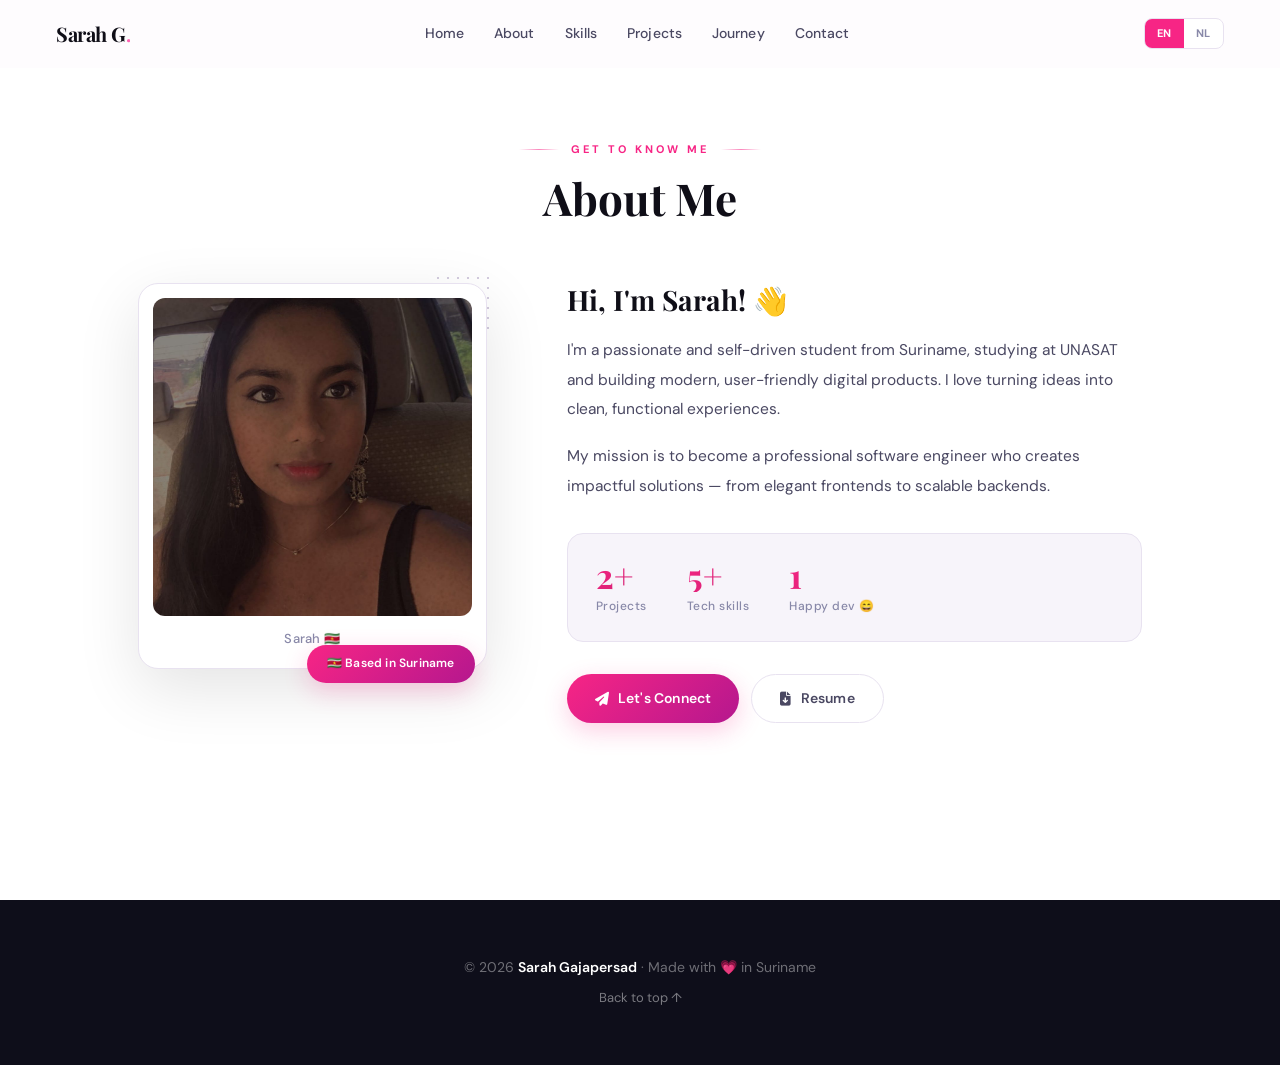
<file: about.html>
<!DOCTYPE html>
<html lang="en">
<head>
    <meta charset="utf-8" />
    <meta name="viewport" content="width=device-width, initial-scale=1" />
    <title>Sarah Gajapersad | About</title>
    <link href="https://fonts.googleapis.com/css2?family=Playfair+Display:ital,wght@0,700;0,900;1,700&family=DM+Sans:wght@300;400;500;600&display=swap" rel="stylesheet">
    <link rel="stylesheet" href="https://cdnjs.cloudflare.com/ajax/libs/font-awesome/6.5.0/css/all.min.css" />
    <link rel="stylesheet" href="css/main.css" />
    <link rel="stylesheet" href="css/about.css" />
</head>
<body data-current="about">

<div id="cursor-dot"></div>
<div id="cursor-ring"></div>
<div id="loader"><div class="loader-heart"></div></div>

<nav id="navbar">
    <a class="nav-logo" href="index.html">Sarah G<em>.</em></a>
    <div class="nav-links" id="navLinks">
        <a href="index.html"    data-page="home"     data-i18n="nav_home">Home</a>
        <a href="about.html"    data-page="about"    data-i18n="nav_about">About</a>
        <a href="skills.html"   data-page="skills"   data-i18n="nav_skills">Skills</a>
        <a href="work.html" data-page="projects" data-i18n="nav_projects">Projects</a>
        <a href="journey.html"  data-page="journey"  data-i18n="nav_journey">Journey</a>
        <a href="contact.html"  data-page="contact"  data-i18n="nav_contact">Contact</a>
    </div>
    <div class="nav-right">
        <div id="langToggle">
            <div class="lang-btn active" data-lang="en">EN</div>
            <div class="lang-btn"        data-lang="nl">NL</div>
        </div>
        <div class="hamburger" id="hamburger" aria-label="Menu">
            <span></span><span></span><span></span>
        </div>
    </div>
</nav>

<main class="page-main">
    <div class="container">
        <div class="eyebrow">
            <span class="eyebrow-line"></span>
            <p class="section-label" data-i18n="about_label">Get to know me</p>
            <span class="eyebrow-line"></span>
        </div>
        <h2 class="section-title" data-i18n="about_title">About <em>Me</em></h2>

        <div class="about-grid">
            <div class="about-img-wrap reveal">
                <div class="polaroid">
                    <img class="about-photo" src="img/sarah.jpg" alt="Sarah Gajapersad" />
                    <p class="polaroid-caption">Sarah 🇸🇷</p>
                </div>
                <div class="badge-float" data-i18n="about_badge">🇸🇷 Based in Suriname</div>
                <div class="deco-dots"></div>
            </div>
            <div class="about-text reveal reveal-d1">
                <h3 data-i18n="about_greeting">Hi, I'm Sarah! 👋</h3>
                <p data-i18n="about_p1">I'm a passionate and self-driven full stack developer from Suriname, building modern and user-friendly digital products. I love turning ideas into clean, functional experiences.</p>
                <p data-i18n="about_p2">My mission is to become a professional software engineer who creates impactful solutions — from elegant frontends to scalable backends.</p>
                <div class="about-stats">
                    <div class="stat"><div class="num">2+</div><div class="lbl" data-i18n="about_stat1">Projects</div></div>
                    <div class="stat"><div class="num">5+</div><div class="lbl" data-i18n="about_stat2">Tech skills</div></div>
                    <div class="stat"><div class="num">1</div><div class="lbl" data-i18n="about_stat3">Happy dev 😄</div></div>
                </div>
                <div class="btn-group">
                    <a href="contact.html" class="btn btn-pink">
                        <i class="fa-solid fa-paper-plane"></i>
                        <span data-i18n="about_connect">Let's Connect</span>
                    </a>
                    <a href="../resume.pdf" class="btn btn-ghost" download>
                        <i class="fa-solid fa-file-arrow-down"></i>
                        <span data-i18n="about_resume">Resume</span>
                    </a>
                </div>
            </div>
        </div>
    </div>
</main>

<footer>
    <p>© 2026 <strong class="footer-name">Sarah Gajapersad</strong> · Made with <span class="footer-heart">💗</span> in Suriname</p>
    <p class="footer-sub"><a href="index.html" data-i18n="footer_top">Back to top ↑</a></p>
</footer>

<script src="js/script.js"></script>
</body>
</html>
</file>
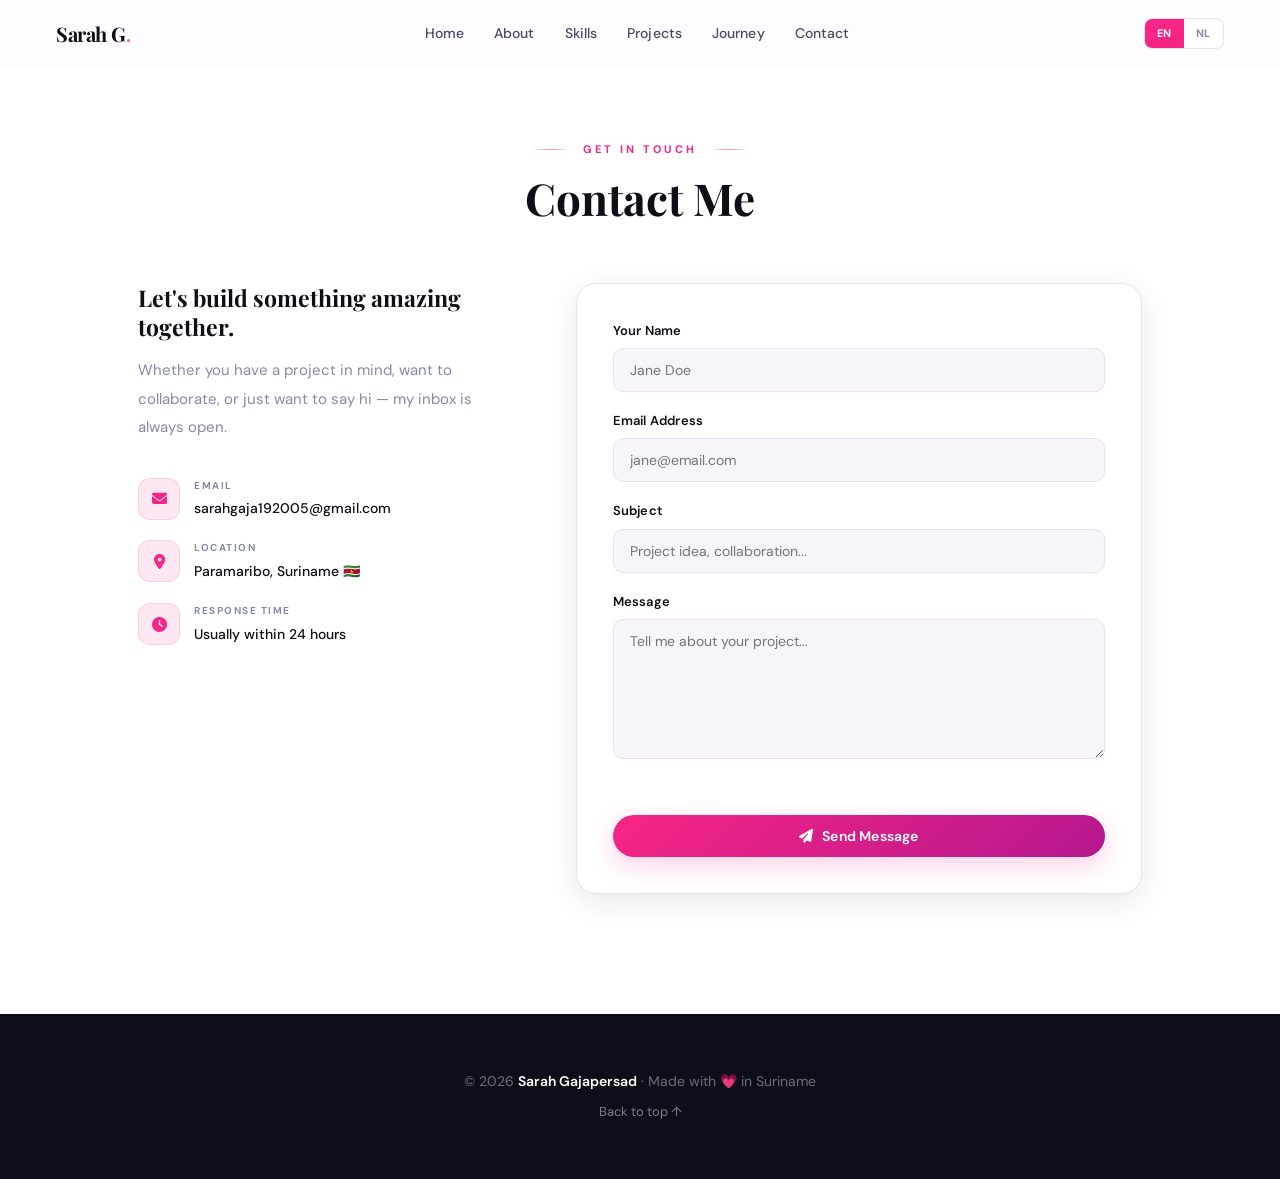
<file: contact.html>
<!DOCTYPE html>
<html lang="en">
<head>
    <meta charset="utf-8" />
    <meta name="viewport" content="width=device-width, initial-scale=1" />
    <title>Sarah Gajapersad | Contact</title>
    <link href="https://fonts.googleapis.com/css2?family=Playfair+Display:ital,wght@0,700;0,900;1,700&family=DM+Sans:wght@300;400;500;600&display=swap" rel="stylesheet">
    <link rel="stylesheet" href="https://cdnjs.cloudflare.com/ajax/libs/font-awesome/6.5.0/css/all.min.css" />
    <link rel="stylesheet" href="css/main.css" />
    <link rel="stylesheet" href="css/contact.css" />
</head>
<body data-current="contact">

<div id="cursor-dot"></div>
<div id="cursor-ring"></div>
<div id="loader"><div class="loader-heart"></div></div>

<nav id="navbar">
    <a class="nav-logo" href="index.html">Sarah G<em>.</em></a>
    <div class="nav-links" id="navLinks">
        <a href="index.html"    data-page="home"     data-i18n="nav_home">Home</a>
        <a href="about.html"    data-page="about"    data-i18n="nav_about">About</a>
        <a href="skills.html"   data-page="skills"   data-i18n="nav_skills">Skills</a>
        <a href="work.html" data-page="projects" data-i18n="nav_projects">Projects</a>
        <a href="journey.html"  data-page="journey"  data-i18n="nav_journey">Journey</a>
        <a href="contact.html"  data-page="contact"  data-i18n="nav_contact">Contact</a>
    </div>
    <div class="nav-right">
        <div id="langToggle">
            <div class="lang-btn active" data-lang="en">EN</div>
            <div class="lang-btn"        data-lang="nl">NL</div>
        </div>
        <div class="hamburger" id="hamburger" aria-label="Menu">
            <span></span><span></span><span></span>
        </div>
    </div>
</nav>

<main class="page-main">
    <div class="container">
        <div class="eyebrow">
            <span class="eyebrow-line"></span>
            <p class="section-label" data-i18n="contact_label">Get in touch</p>
            <span class="eyebrow-line"></span>
        </div>
        <h2 class="section-title" data-i18n="contact_title">Contact <em>Me</em></h2>

        <div class="contact-wrap">
            <div class="contact-info reveal">
                <h3 data-i18n="contact_h3">Let's build something amazing! 💕</h3>
                <p data-i18n="contact_p">Whether you have a project in mind, want to collaborate, or just want to say hi — my inbox is always open.</p>
                <div class="contact-item">
                    <div class="contact-icon"><i class="fa-solid fa-envelope"></i></div>
                    <div><div class="ci-label" data-i18n="contact_email_lbl">Email</div><div class="ci-text">sarahgaja192005@gmail.com</div></div>
                </div>
                <div class="contact-item">
                    <div class="contact-icon"><i class="fa-solid fa-location-dot"></i></div>
                    <div><div class="ci-label" data-i18n="contact_loc_lbl">Location</div><div class="ci-text" data-i18n="contact_loc">Paramaribo, Suriname 🇸🇷</div></div>
                </div>
                <div class="contact-item">
                    <div class="contact-icon"><i class="fa-solid fa-clock"></i></div>
                    <div><div class="ci-label" data-i18n="contact_resp_lbl">Response time</div><div class="ci-text" data-i18n="contact_resp">Usually within 24 hours</div></div>
                </div>
            </div>
            <div class="reveal reveal-d1">
                <div class="card">
                    <form class="contact-form" id="contactForm" novalidate>
                        <div class="form-group">
                            <label for="fname" data-i18n="form_name_lbl">Your Name</label>
                            <input type="text" id="fname" data-i18n-ph="form_name_ph" placeholder="Jane Doe" required />
                        </div>
                        <div class="form-group">
                            <label for="femail" data-i18n="form_email_lbl">Email Address</label>
                            <input type="email" id="femail" data-i18n-ph="form_email_ph" placeholder="jane@email.com" required />
                        </div>
                        <div class="form-group">
                            <label for="fsubject" data-i18n="form_subject_lbl">Subject</label>
                            <input type="text" id="fsubject" data-i18n-ph="form_subject_ph" placeholder="Project idea, collaboration..." />
                        </div>
                        <div class="form-group">
                            <label for="fmsg" data-i18n="form_msg_lbl">Message</label>
                            <textarea id="fmsg" data-i18n-ph="form_msg_ph" placeholder="Tell me about your project..." required></textarea>
                        </div>
                        <div class="form-status" id="formStatus"></div>
                        <button type="submit" class="btn btn-pink btn-full">
                            <i class="fa-solid fa-paper-plane"></i>
                            <span data-i18n="form_submit">Send Message</span>
                        </button>
                    </form>
                </div>
            </div>
        </div>
    </div>
</main>

<footer>
    <p>© 2026 <strong class="footer-name">Sarah Gajapersad</strong> · Made with <span class="footer-heart">💗</span> in Suriname</p>
    <p class="footer-sub"><a href="index.html" data-i18n="footer_top">Back to top ↑</a></p>
</footer>

<script src="js/script.js"></script>
</body>
</html>
</file>
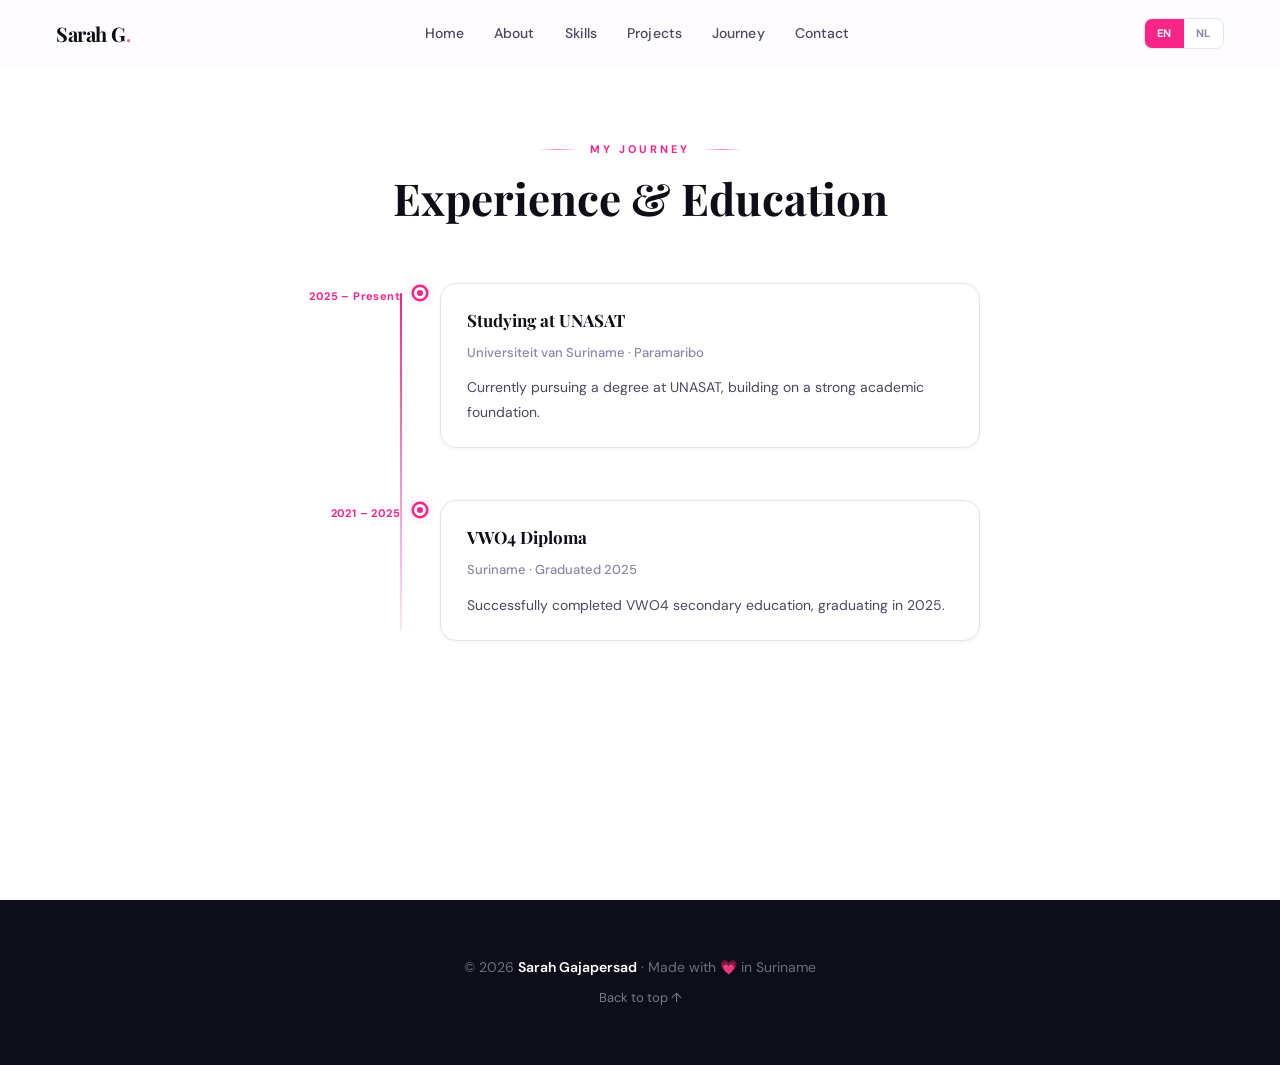
<file: journey.html>
<!DOCTYPE html>
<html lang="en">
<head>
    <meta charset="utf-8" />
    <meta name="viewport" content="width=device-width, initial-scale=1" />
    <title>Sarah Gajapersad | Journey</title>
    <link href="https://fonts.googleapis.com/css2?family=Playfair+Display:ital,wght@0,700;0,900;1,700&family=DM+Sans:wght@300;400;500;600&display=swap" rel="stylesheet">
    <link rel="stylesheet" href="https://cdnjs.cloudflare.com/ajax/libs/font-awesome/6.5.0/css/all.min.css" />
    <link rel="stylesheet" href="css/main.css" />
    <link rel="stylesheet" href="css/journey.css" />
</head>
<body data-current="journey">

<div id="cursor-dot"></div>
<div id="cursor-ring"></div>
<div id="loader"><div class="loader-heart"></div></div>

<nav id="navbar">
    <a class="nav-logo" href="index.html">Sarah G<em>.</em></a>
    <div class="nav-links" id="navLinks">
        <a href="index.html"    data-page="home"     data-i18n="nav_home">Home</a>
        <a href="about.html"    data-page="about"    data-i18n="nav_about">About</a>
        <a href="skills.html"   data-page="skills"   data-i18n="nav_skills">Skills</a>
        <a href="work.html" data-page="projects" data-i18n="nav_projects">Projects</a>
        <a href="journey.html"  data-page="journey"  data-i18n="nav_journey">Journey</a>
        <a href="contact.html"  data-page="contact"  data-i18n="nav_contact">Contact</a>
    </div>
    <div class="nav-right">
        <div id="langToggle">
            <div class="lang-btn active" data-lang="en">EN</div>
            <div class="lang-btn"        data-lang="nl">NL</div>
        </div>
        <div class="hamburger" id="hamburger" aria-label="Menu">
            <span></span><span></span><span></span>
        </div>
    </div>
</nav>

<main class="page-main">
    <div class="container">
        <div class="eyebrow">
            <span class="eyebrow-line"></span>
            <p class="section-label" data-i18n="tl_label">My journey</p>
            <span class="eyebrow-line"></span>
        </div>
        <h2 class="section-title" data-i18n="tl_title">Experience &amp; <em>Education</em></h2>

        <div class="timeline reveal">
            <div class="tl-item">
                <div class="tl-year" data-i18n="tl2_date">2025 – Present</div>
                <div class="tl-content">
                    <h4 data-i18n="tl2_title">Studying at UNASAT</h4>
                    <span data-i18n="tl2_sub">Universiteit van Suriname · Paramaribo</span>
                    <p data-i18n="tl2_desc">Currently pursuing a degree at UNASAT, building on a strong academic foundation.</p>
                </div>
            </div>
            <div class="tl-item">
                <div class="tl-year" data-i18n="tl4_date">2021 – 2025</div>
                <div class="tl-content">
                    <h4 data-i18n="tl4_title">VWO4 Diploma</h4>
                    <span data-i18n="tl4_sub">Suriname · Graduated 2025</span>
                    <p data-i18n="tl4_desc">Successfully completed VWO4 secondary education, graduating in 2025.</p>
                </div>
            </div>
        </div>
    </div>
</main>

<footer>
    <p>© 2026 <strong class="footer-name">Sarah Gajapersad</strong> · Made with <span class="footer-heart">💗</span> in Suriname</p>
    <p class="footer-sub"><a href="index.html" data-i18n="footer_top">Back to top ↑</a></p>
</footer>

<script src="js/script.js"></script>
</body>
</html>
</file>
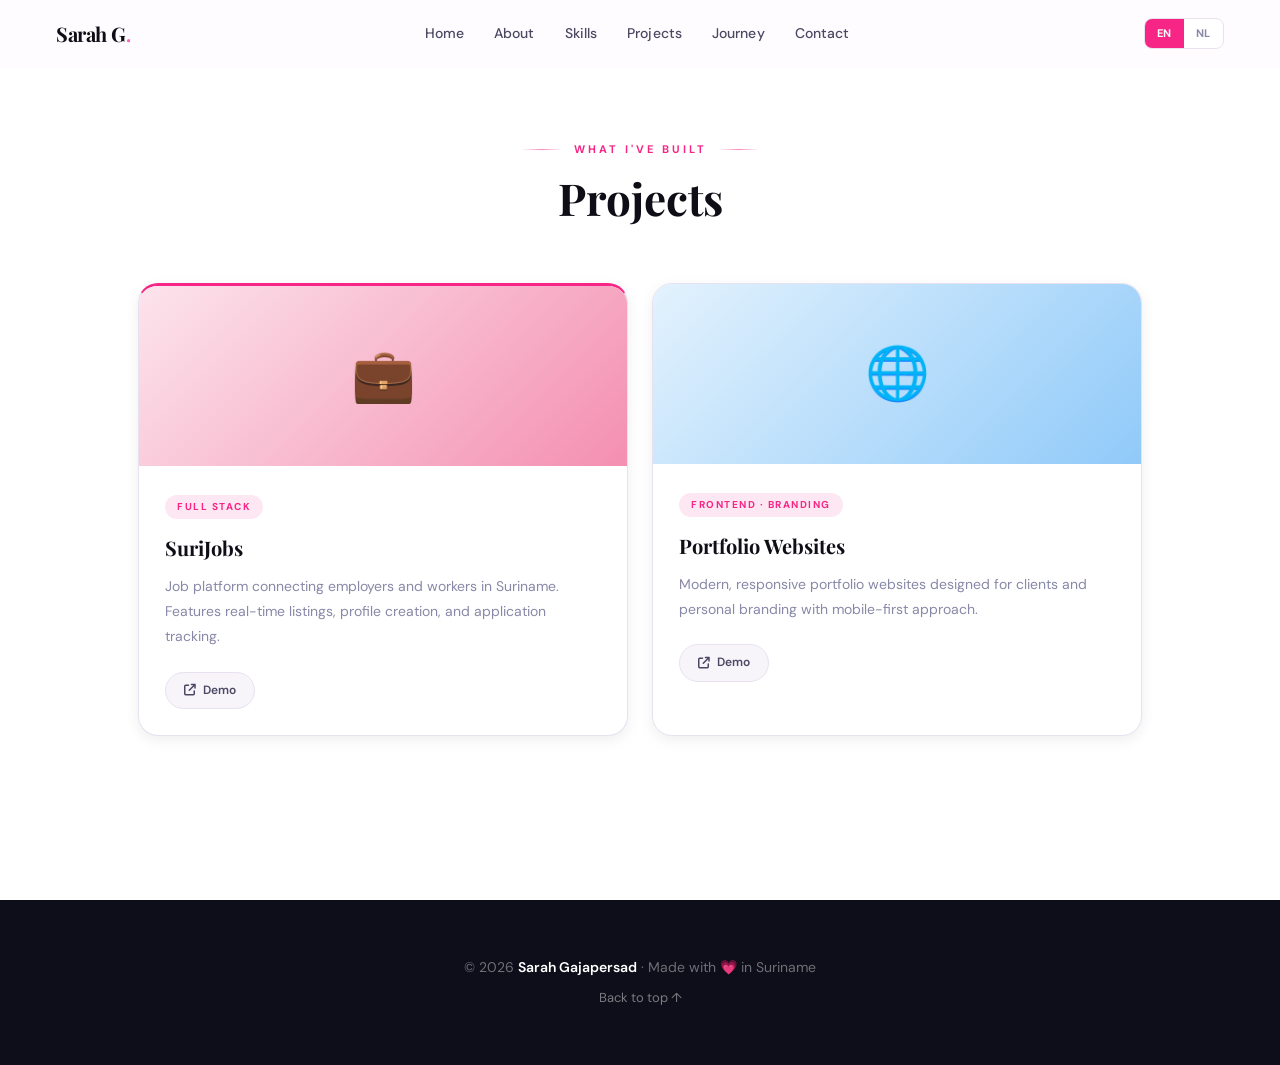
<file: projects.html>
<!DOCTYPE html>
<html lang="en">
<head>
    <meta charset="utf-8" />
    <meta name="viewport" content="width=device-width, initial-scale=1" />
    <title>Sarah Gajapersad | Projects</title>
    <link href="https://fonts.googleapis.com/css2?family=Playfair+Display:ital,wght@0,700;0,900;1,700&family=DM+Sans:wght@300;400;500;600&display=swap" rel="stylesheet">
    <link rel="stylesheet" href="https://cdnjs.cloudflare.com/ajax/libs/font-awesome/6.5.0/css/all.min.css" />
    <link rel="stylesheet" href="css/global.css" />
    <link rel="stylesheet" href="css/projects.css" />
</head>
<body data-current="projects">

<div id="cursor-dot"></div>
<div id="cursor-ring"></div>
<div id="loader"><div class="loader-heart"></div></div>

<nav id="navbar">
    <a class="nav-logo" href="index.html">Sarah G<em>.</em></a>
    <div class="nav-links" id="navLinks">
        <a href="index.html"    data-page="home"     data-i18n="nav_home">Home</a>
        <a href="about.html"    data-page="about"    data-i18n="nav_about">About</a>
        <a href="skills.html"   data-page="skills"   data-i18n="nav_skills">Skills</a>
        <a href="projects.html" data-page="projects" data-i18n="nav_projects">Projects</a>
        <a href="journey.html"  data-page="journey"  data-i18n="nav_journey">Journey</a>
        <a href="contact.html"  data-page="contact"  data-i18n="nav_contact">Contact</a>
    </div>
    <div class="nav-right">
        <div id="langToggle">
            <div class="lang-btn active" data-lang="en">EN</div>
            <div class="lang-btn"        data-lang="nl">NL</div>
        </div>
        <div class="hamburger" id="hamburger" aria-label="Menu">
            <span></span><span></span><span></span>
        </div>
    </div>
</nav>

<main class="page-main">
    <div class="container">
        <div class="eyebrow">
            <span class="eyebrow-line"></span>
            <p class="section-label" data-i18n="projects_label">What I've built</p>
            <span class="eyebrow-line"></span>
        </div>
        <h2 class="section-title" data-i18n="projects_title"><em>Projects</em></h2>

        <div class="projects-grid">
            <div class="project-card featured reveal">
                <div class="project-thumb thumb-pink">💼</div>
                <div class="project-body">
                    <span class="project-tag" data-i18n="proj1_tag">Full Stack</span>
                    <h3 data-i18n="proj1_title">SuriJobs</h3>
                    <p data-i18n="proj1_desc">Job platform connecting employers and workers in Suriname. Features real-time listings, profile creation, and application tracking.</p>
                    <div class="project-links">
                        <a href="#" class="project-link"><i class="fa-solid fa-arrow-up-right-from-square"></i> <span data-i18n="proj_demo">Demo</span></a>
                    </div>
                </div>
            </div>
            <div class="project-card reveal reveal-d2">
                <div class="project-thumb thumb-blue">🌐</div>
                <div class="project-body">
                    <span class="project-tag" data-i18n="proj3_tag">Frontend · Branding</span>
                    <h3 data-i18n="proj3_title">Portfolio Websites</h3>
                    <p data-i18n="proj3_desc">Modern, responsive portfolio websites designed for clients and personal branding with mobile-first approach.</p>
                    <div class="project-links">
                        <a href="#" class="project-link"><i class="fa-solid fa-arrow-up-right-from-square"></i> <span data-i18n="proj_demo">Demo</span></a>
                    </div>
                </div>
            </div>
        </div>
    </div>
</main>

<footer>
    <p>© 2026 <strong class="footer-name">Sarah Gajapersad</strong> · Made with <span class="footer-heart">💗</span> in Suriname</p>
    <p class="footer-sub"><a href="index.html" data-i18n="footer_top">Back to top ↑</a></p>
</footer>

<script src="js/script.js"></script>
</body>
</html>
</file>
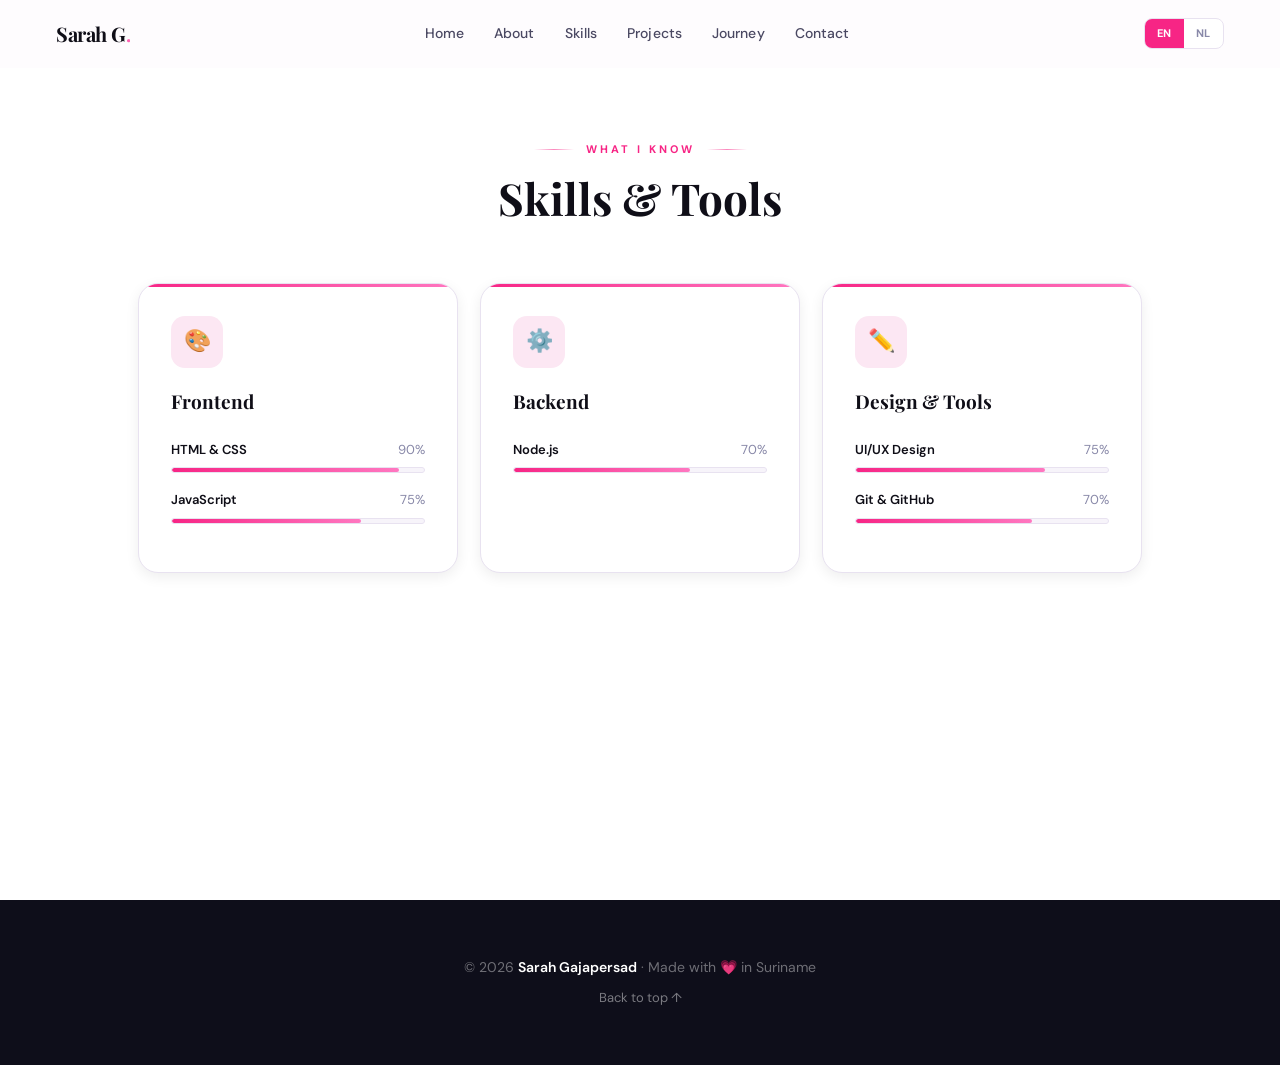
<file: skills.html>
<!DOCTYPE html>
<html lang="en">
<head>
    <meta charset="utf-8" />
    <meta name="viewport" content="width=device-width, initial-scale=1" />
    <title>Sarah Gajapersad | Skills</title>
    <link href="https://fonts.googleapis.com/css2?family=Playfair+Display:ital,wght@0,700;0,900;1,700&family=DM+Sans:wght@300;400;500;600&display=swap" rel="stylesheet">
    <link rel="stylesheet" href="https://cdnjs.cloudflare.com/ajax/libs/font-awesome/6.5.0/css/all.min.css" />
    <link rel="stylesheet" href="css/main.css" />
    <link rel="stylesheet" href="css/skills.css" />
</head>
<body data-current="skills">

<div id="cursor-dot"></div>
<div id="cursor-ring"></div>
<div id="loader"><div class="loader-heart"></div></div>

<nav id="navbar">
    <a class="nav-logo" href="index.html">Sarah G<em>.</em></a>
    <div class="nav-links" id="navLinks">
        <a href="index.html"    data-page="home"     data-i18n="nav_home">Home</a>
        <a href="about.html"    data-page="about"    data-i18n="nav_about">About</a>
        <a href="skills.html"   data-page="skills"   data-i18n="nav_skills">Skills</a>
        <a href="work.html" data-page="projects" data-i18n="nav_projects">Projects</a>
        <a href="journey.html"  data-page="journey"  data-i18n="nav_journey">Journey</a>
        <a href="contact.html"  data-page="contact"  data-i18n="nav_contact">Contact</a>
    </div>
    <div class="nav-right">
        <div id="langToggle">
            <div class="lang-btn active" data-lang="en">EN</div>
            <div class="lang-btn"        data-lang="nl">NL</div>
        </div>
        <div class="hamburger" id="hamburger" aria-label="Menu">
            <span></span><span></span><span></span>
        </div>
    </div>
</nav>

<main class="page-main">
    <div class="container">
        <div class="eyebrow">
            <span class="eyebrow-line"></span>
            <p class="section-label" data-i18n="skills_label">What I know</p>
            <span class="eyebrow-line"></span>
        </div>
        <h2 class="section-title" data-i18n="skills_title">Skills &amp; <em>Tools</em></h2>

        <div class="skills-grid">
            <div class="skill-card reveal">
                <div class="skill-accent"></div>
                <div class="skill-icon">🎨</div>
                <h3 data-i18n="skills_fe">Frontend</h3>
                <div class="skill-item">
                    <div class="skill-label"><span>HTML &amp; CSS</span><span>90%</span></div>
                    <div class="skill-bar"><div class="skill-bar-fill" data-width="90"></div></div>
                </div>
                <div class="skill-item">
                    <div class="skill-label"><span>JavaScript</span><span>75%</span></div>
                    <div class="skill-bar"><div class="skill-bar-fill" data-width="75"></div></div>
                </div>
            </div>
            <div class="skill-card reveal reveal-d2">
                <div class="skill-accent"></div>
                <div class="skill-icon">⚙️</div>
                <h3 data-i18n="skills_be">Backend</h3>
                <div class="skill-item">
                    <div class="skill-label"><span>Node.js</span><span>70%</span></div>
                    <div class="skill-bar"><div class="skill-bar-fill" data-width="70"></div></div>
                </div>
            </div>
            <div class="skill-card reveal reveal-d3">
                <div class="skill-accent"></div>
                <div class="skill-icon">✏️</div>
                <h3 data-i18n="skills_design">Design &amp; Tools</h3>
                <div class="skill-item">
                    <div class="skill-label"><span>UI/UX Design</span><span>75%</span></div>
                    <div class="skill-bar"><div class="skill-bar-fill" data-width="75"></div></div>
                </div>
                <div class="skill-item">
                    <div class="skill-label"><span>Git &amp; GitHub</span><span>70%</span></div>
                    <div class="skill-bar"><div class="skill-bar-fill" data-width="70"></div></div>
                </div>
            </div>
        </div>
    </div>
</main>

<footer>
    <p>© 2026 <strong class="footer-name">Sarah Gajapersad</strong> · Made with <span class="footer-heart">💗</span> in Suriname</p>
    <p class="footer-sub"><a href="index.html" data-i18n="footer_top">Back to top ↑</a></p>
</footer>

<script src="js/script.js"></script>
</body>
</html>
</file>
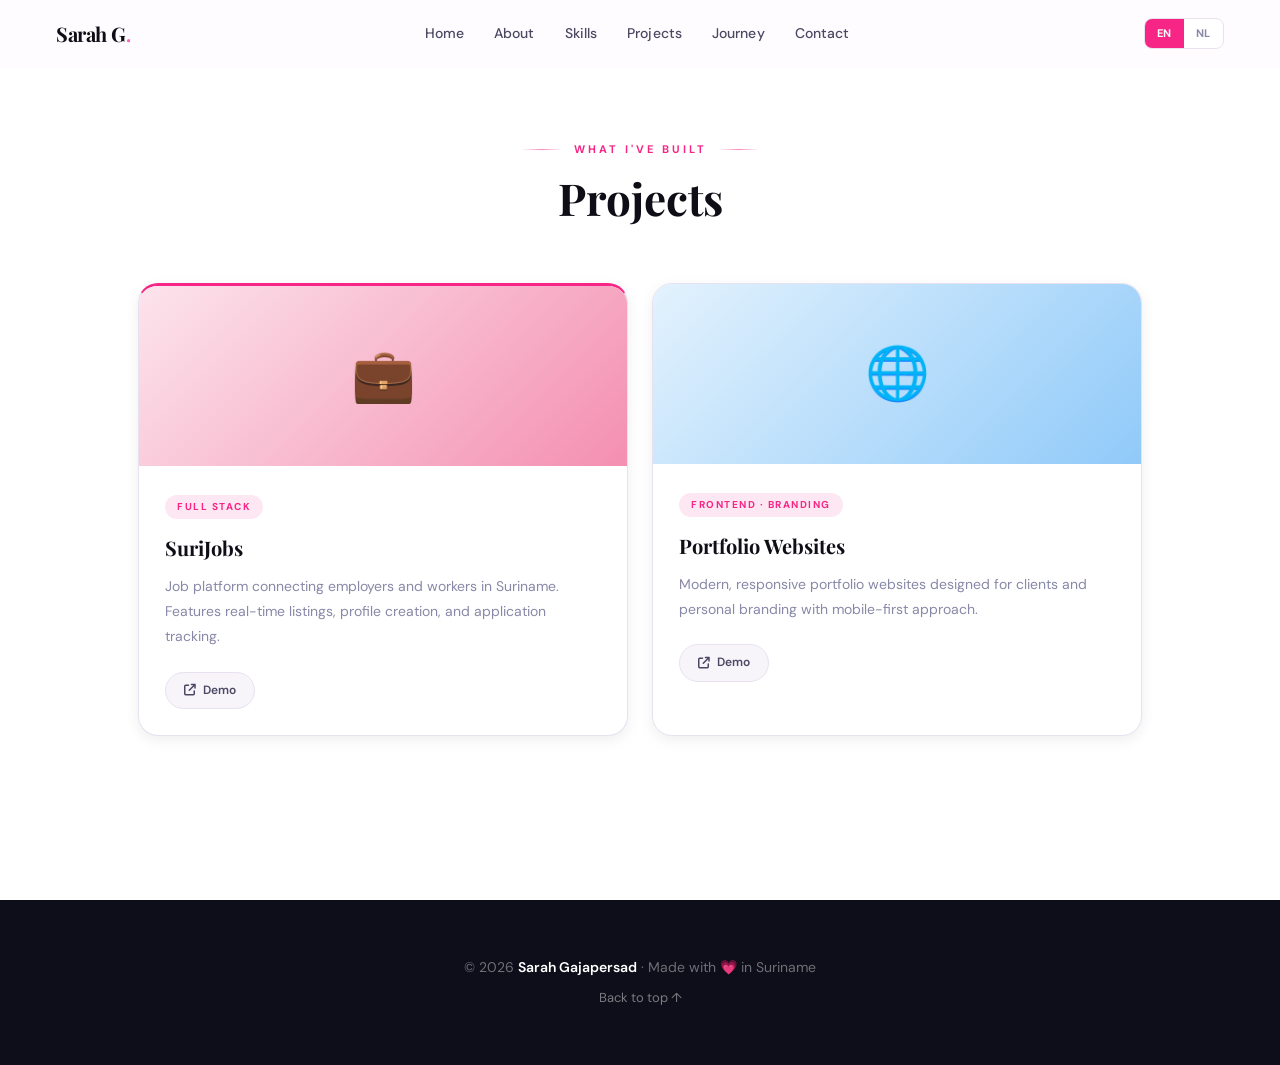
<file: work.html>
<!DOCTYPE html>
<html lang="en">
<head>
    <meta charset="utf-8" />
    <meta name="viewport" content="width=device-width, initial-scale=1" />
    <title>Sarah Gajapersad | Projects</title>
    <link href="https://fonts.googleapis.com/css2?family=Playfair+Display:ital,wght@0,700;0,900;1,700&family=DM+Sans:wght@300;400;500;600&display=swap" rel="stylesheet">
    <link rel="stylesheet" href="https://cdnjs.cloudflare.com/ajax/libs/font-awesome/6.5.0/css/all.min.css" />
    <link rel="stylesheet" href="css/main.css" />
    <link rel="stylesheet" href="css/work.css" />
</head>
<body data-current="projects">

<div id="cursor-dot"></div>
<div id="cursor-ring"></div>
<div id="loader"><div class="loader-heart"></div></div>

<nav id="navbar">
    <a class="nav-logo" href="index.html">Sarah G<em>.</em></a>
    <div class="nav-links" id="navLinks">
        <a href="index.html"    data-page="home"     data-i18n="nav_home">Home</a>
        <a href="about.html"    data-page="about"    data-i18n="nav_about">About</a>
        <a href="skills.html"   data-page="skills"   data-i18n="nav_skills">Skills</a>
        <a href="work.html" data-page="projects" data-i18n="nav_projects">Projects</a>
        <a href="journey.html"  data-page="journey"  data-i18n="nav_journey">Journey</a>
        <a href="contact.html"  data-page="contact"  data-i18n="nav_contact">Contact</a>
    </div>
    <div class="nav-right">
        <div id="langToggle">
            <div class="lang-btn active" data-lang="en">EN</div>
            <div class="lang-btn"        data-lang="nl">NL</div>
        </div>
        <div class="hamburger" id="hamburger" aria-label="Menu">
            <span></span><span></span><span></span>
        </div>
    </div>
</nav>

<main class="page-main">
    <div class="container">
        <div class="eyebrow">
            <span class="eyebrow-line"></span>
            <p class="section-label" data-i18n="projects_label">What I've built</p>
            <span class="eyebrow-line"></span>
        </div>
        <h2 class="section-title" data-i18n="projects_title"><em>Projects</em></h2>

        <div class="projects-grid">
            <div class="project-card featured reveal">
                <div class="project-thumb thumb-pink">💼</div>
                <div class="project-body">
                    <span class="project-tag" data-i18n="proj1_tag">Full Stack</span>
                    <h3 data-i18n="proj1_title">SuriJobs</h3>
                    <p data-i18n="proj1_desc">Job platform connecting employers and workers in Suriname. Features real-time listings, profile creation, and application tracking.</p>
                    <div class="project-links">
                        <a href="#" class="project-link"><i class="fa-solid fa-arrow-up-right-from-square"></i> <span data-i18n="proj_demo">Demo</span></a>
                    </div>
                </div>
            </div>
            <div class="project-card reveal reveal-d2">
                <div class="project-thumb thumb-blue">🌐</div>
                <div class="project-body">
                    <span class="project-tag" data-i18n="proj3_tag">Frontend · Branding</span>
                    <h3 data-i18n="proj3_title">Portfolio Websites</h3>
                    <p data-i18n="proj3_desc">Modern, responsive portfolio websites designed for clients and personal branding with mobile-first approach.</p>
                    <div class="project-links">
                        <a href="#" class="project-link"><i class="fa-solid fa-arrow-up-right-from-square"></i> <span data-i18n="proj_demo">Demo</span></a>
                    </div>
                </div>
            </div>
        </div>
    </div>
</main>

<footer>
    <p>© 2026 <strong class="footer-name">Sarah Gajapersad</strong> · Made with <span class="footer-heart">💗</span> in Suriname</p>
    <p class="footer-sub"><a href="index.html" data-i18n="footer_top">Back to top ↑</a></p>
</footer>

<script src="js/script.js"></script>
</body>
</html>
</file>
<file: css/main.css>
*, *::before, *::after { box-sizing: border-box; margin: 0; padding: 0; }

:root {
    /* ── Brand ── */
    --pink:           #f72585;
    --pink-light:     #ff77c0;
    --pink-pale:      #fce7f3;
    --pink-dark:      #c81f6b;
    --pink-glow:      rgba(247, 37, 133, 0.18);
    --pink-glow-lg:   rgba(247, 37, 133, 0.28);

    /* ── Neutrals ── */
    --bg:             #fefcfe;
    --bg-alt:         #ffffff;
    --surface-2:      #f7f4fa;
    --text:           #0f0e17;
    --text-2:         #4a4862;
    --muted:          #8888a8;
    --border:         #e8e2f0;
    --border-2:       #d4ccdf;

    /* ── Dark surfaces ── */
    --dark:           #0e0e1a;
    --dark-2:         #1a1a30;

    /* ── Shadows ── */
    --shadow-xs:      0 1px 4px rgba(0, 0, 0, 0.05);
    --shadow-sm:      0 4px 14px rgba(0, 0, 0, 0.07);
    --shadow-md:      0 8px 30px rgba(0, 0, 0, 0.09);
    --shadow-lg:      0 20px 64px rgba(0, 0, 0, 0.11);
    --shadow-pink:    0 8px 24px rgba(247, 37, 133, 0.22);
    --shadow-pink-lg: 0 16px 48px rgba(247, 37, 133, 0.30);

    /* ── Legacy compat ── */
    --accent:       var(--pink);
    --accent-light: var(--pink-light);
    --accent-pale:  var(--pink-pale);
    --accent-dark:  var(--pink-dark);
    --card-shadow:  var(--shadow-md);
    --nav-h:        68px;
}

html { scroll-behavior: smooth; }

body {
    font-family: 'DM Sans', sans-serif;
    background: var(--bg);
    color: var(--text);
    overflow-x: hidden;
    line-height: 1.65;
    -webkit-font-smoothing: antialiased;
    -moz-osx-font-smoothing: grayscale;
}

a { text-decoration: none; color: inherit; }
em { font-style: italic; }

/* ── Cursor (disabled) ── */
#cursor-dot, #cursor-ring { display: none !important; }
body, a, button, .btn, .project-link, .social-link, .hamburger, #langToggle {
    cursor: auto !important;
}
a, button, .btn, .project-link, .social-link, .lang-btn, .hamburger {
    cursor: pointer !important;
}

/* ── Loader ── */
#loader {
    position: fixed; inset: 0;
    background: var(--bg);
    display: flex; align-items: center; justify-content: center;
    z-index: 9999;
    transition: opacity 0.5s ease, visibility 0.5s ease;
}
#loader.done { opacity: 0; visibility: hidden; }
.loader-heart { font-size: 0; }
.loader-heart::after {
    content: 'SG';
    display: block;
    font-family: 'Playfair Display', serif;
    font-size: 48px; font-weight: 700;
    background: linear-gradient(135deg, var(--pink), var(--pink-light));
    -webkit-background-clip: text;
    -webkit-text-fill-color: transparent;
    background-clip: text;
    letter-spacing: -1px;
    animation: loaderPulse 1s ease-in-out infinite alternate;
}
@keyframes loaderPulse { to { opacity: 0.2; } }

/* ── Navbar ── */
nav {
    position: fixed; top: 0; left: 0; right: 0; z-index: 200;
    height: var(--nav-h);
    display: flex; align-items: center; justify-content: space-between;
    padding: 0 56px;
    background: rgba(254, 252, 254, 0.88);
    -webkit-backdrop-filter: blur(20px);
    backdrop-filter: blur(20px);
    border-bottom: 1px solid transparent;
    transition: border-color 0.3s, box-shadow 0.3s;
}
nav.scrolled {
    border-color: var(--border);
    box-shadow: 0 2px 24px rgba(15, 23, 42, 0.06);
}

.nav-logo {
    font-family: 'Playfair Display', serif;
    font-weight: 700; font-size: 20px;
    color: var(--text); letter-spacing: -0.5px;
}
.nav-logo em {
    font-style: normal;
    background: linear-gradient(135deg, var(--pink) 0%, var(--pink-light) 100%);
    -webkit-background-clip: text;
    -webkit-text-fill-color: transparent;
    background-clip: text;
}

.nav-links { display: flex; gap: 2px; }
.nav-links a {
    font-size: 14px; font-weight: 500;
    color: var(--text-2);
    padding: 7px 14px; border-radius: 10px;
    transition: background 0.18s, color 0.18s;
    letter-spacing: 0.1px;
}
.nav-links a::after { display: none; }
.nav-links a:hover {
    background: var(--surface-2);
    color: var(--text);
}
.nav-links a.active-page {
    color: var(--pink);
    background: var(--pink-pale);
    font-weight: 600;
}

.nav-right { display: flex; align-items: center; gap: 14px; }

#langToggle {
    display: flex;
    border: 1px solid var(--border);
    border-radius: 8px; overflow: hidden;
    background: var(--bg-alt);
}
.lang-btn {
    font-size: 11px; font-weight: 700;
    padding: 5px 12px; color: var(--muted);
    background: transparent;
    transition: background 0.2s, color 0.2s;
    cursor: pointer !important;
    letter-spacing: 0.5px;
}
.lang-btn.active { background: var(--pink); color: white; }

.hamburger { display: none; flex-direction: column; gap: 5px; padding: 4px; }
.hamburger span { width: 22px; height: 1.5px; background: var(--text); border-radius: 2px; transition: 0.3s; }

/* ── Page Main ── */
.page-main {
    padding-top: calc(var(--nav-h) + 72px);
    padding-bottom: 120px;
    min-height: 100vh;
    background: var(--bg-alt);
}
.container { max-width: 1060px; margin: 0 auto; padding: 0 28px; }

/* ── Section Header ── */
.eyebrow {
    display: flex; align-items: center; gap: 12px;
    justify-content: center; margin-bottom: 16px;
}
.eyebrow-line {
    flex: 1; max-width: 40px; height: 1px;
    background: linear-gradient(90deg, transparent, var(--pink), transparent);
    opacity: 0.55;
}
.section-label {
    font-size: 11px; font-weight: 700;
    letter-spacing: 3px; text-transform: uppercase;
    color: var(--pink); white-space: nowrap;
}
h2.section-title {
    font-family: 'Playfair Display', serif;
    text-align: center;
    font-size: clamp(30px, 4vw, 44px);
    font-weight: 700; color: var(--text);
    margin-bottom: 60px; line-height: 1.1;
}
h2.section-title em {
    color: var(--pink);
    font-style: italic;
}

/* ── Reveal ── */
.reveal {
    opacity: 0; transform: translateY(24px);
    transition: opacity 0.65s ease, transform 0.65s ease;
}
.reveal.visible { opacity: 1; transform: translateY(0); }
.reveal-d1 { transition-delay: 0.10s; }
.reveal-d2 { transition-delay: 0.18s; }
.reveal-d3 { transition-delay: 0.26s; }

/* ── Buttons ── */
.btn {
    display: inline-flex; align-items: center; gap: 9px;
    padding: 12px 28px; border-radius: 50px;
    font-family: 'DM Sans', sans-serif;
    font-weight: 600; font-size: 14px;
    transition: transform 0.22s, box-shadow 0.22s, background 0.22s;
    cursor: pointer !important; border: none;
    letter-spacing: 0.2px; white-space: nowrap;
}
.btn:hover { transform: translateY(-2px); }

.btn-primary {
    background: linear-gradient(135deg, var(--pink) 0%, #b5178e 100%);
    color: white;
    box-shadow: var(--shadow-pink);
}
.btn-primary:hover {
    background: linear-gradient(135deg, #ff3498 0%, var(--pink-dark) 100%);
    box-shadow: var(--shadow-pink-lg);
}

.btn-outline {
    background: rgba(255, 255, 255, 0.12);
    border: 1.5px solid rgba(255, 255, 255, 0.4);
    color: rgba(255, 255, 255, 0.92);
    -webkit-backdrop-filter: blur(8px);
    backdrop-filter: blur(8px);
}
.btn-outline:hover {
    background: rgba(255, 255, 255, 0.22);
    border-color: rgba(255, 255, 255, 0.7);
}

.btn-ghost {
    background: var(--bg-alt);
    color: var(--text-2);
    border: 1.5px solid var(--border);
    border-radius: 50px;
}
.btn-ghost:hover { border-color: var(--pink); color: var(--pink); background: var(--pink-pale); }

.btn-pink {
    background: linear-gradient(135deg, var(--pink) 0%, #b5178e 100%);
    color: white;
    box-shadow: var(--shadow-pink);
}
.btn-pink:hover {
    background: linear-gradient(135deg, #ff3498 0%, var(--pink-dark) 100%);
    box-shadow: var(--shadow-pink-lg);
    transform: translateY(-2px);
}

.btn-full { width: 100%; justify-content: center; }
.btn-group { display: flex; gap: 12px; flex-wrap: wrap; }
.btn-lg { padding: 15px 40px; font-size: 15px; }

/* ── Thumb Colors ── */
.thumb-pink       { background: linear-gradient(135deg, #fce4ec 0%, #f48fb1 100%); }
.thumb-blue       { background: linear-gradient(135deg, #e3f2fd 0%, #90caf9 100%); }
.thumb-blue-light { background: linear-gradient(135deg, #ede7f6 0%, #b39ddb 100%); }
.thumb-green      { background: linear-gradient(135deg, #e8f5e9 0%, #81c784 100%); }
.thumb-orange     { background: linear-gradient(135deg, #fff3e0 0%, #ffb74d 100%); }

/* ── Footer ── */
footer {
    background: var(--dark);
    color: rgba(255, 255, 255, 0.4);
    text-align: center;
    padding: 56px 24px;
    font-size: 14px;
}
footer a { color: rgba(255, 255, 255, 0.45); transition: color 0.2s; }
footer a:hover { color: var(--pink-light); }
.footer-heart { color: var(--pink-light); }
.footer-name { color: #fff; font-weight: 600; }
.footer-sub { margin-top: 8px; font-size: 13px; }

/* ── Mobile Nav ── */
@media (max-width: 768px) {
    nav { padding: 0 20px; }
    .nav-links {
        display: none;
        position: absolute; top: 100%; left: 0; right: 0;
        flex-direction: column; gap: 0;
        background: var(--bg);
        border-top: 1px solid var(--border);
        box-shadow: 0 16px 40px rgba(0, 0, 0, 0.08);
    }
    .nav-links.open { display: flex; }
    .nav-links a {
        padding: 14px 24px;
        border-bottom: 1px solid var(--border);
        color: var(--text);
        border-radius: 0;
    }
    .hamburger { display: flex; }
}
</file>
<file: css/about.css>
.page-main { background: var(--bg-alt); }

.about-grid {
    display: grid; grid-template-columns: 1fr 1.65fr;
    gap: 80px; align-items: start;
}

/* ── Photo column ── */
.about-img-wrap { position: relative; }

.polaroid {
    background: var(--bg-alt);
    border: 1px solid var(--border);
    border-radius: 20px; padding: 14px;
    box-shadow: var(--shadow-lg);
    transition: box-shadow 0.3s, transform 0.3s;
}
.polaroid:hover {
    box-shadow: 0 28px 80px rgba(0, 0, 0, 0.13);
    transform: translateY(-5px);
}

.about-photo {
    width: 100%; aspect-ratio: 1; min-height: 240px;
    object-fit: cover; border-radius: 12px;
    display: block;
}

.polaroid-caption {
    text-align: center; font-size: 13px;
    color: var(--muted); margin-top: 12px;
    padding-bottom: 4px; letter-spacing: 0.3px;
    font-weight: 500;
}

.badge-float {
    position: absolute; bottom: -14px; right: 12px;
    background: linear-gradient(135deg, var(--pink) 0%, #b5178e 100%);
    color: white;
    border-radius: 50px; padding: 9px 20px;
    font-size: 12px; font-weight: 600;
    box-shadow: var(--shadow-pink);
    white-space: nowrap;
    letter-spacing: 0.2px;
}

.deco-dots {
    position: absolute; top: -10px; right: -10px;
    width: 64px; height: 64px;
    background-image: radial-gradient(var(--border-2, #d4ccdf) 1.5px, transparent 1.5px);
    background-size: 10px 10px;
    z-index: -1;
}

/* ── Text column ── */
.about-text h3 {
    font-family: 'Playfair Display', serif;
    font-size: 28px; font-weight: 700;
    color: var(--text); margin-bottom: 20px; line-height: 1.2;
}
.about-text p {
    font-size: 15.5px; line-height: 1.9;
    color: var(--text-2); margin-bottom: 18px;
}

.about-stats {
    display: flex; gap: 40px;
    margin: 32px 0;
    padding: 24px 28px;
    background: var(--surface-2);
    border: 1px solid var(--border);
    border-radius: 16px;
}
.stat {}
.stat .num {
    font-family: 'Playfair Display', serif;
    font-size: 34px; font-weight: 700;
    background: linear-gradient(135deg, var(--pink), var(--pink-dark));
    -webkit-background-clip: text;
    -webkit-text-fill-color: transparent;
    background-clip: text;
    line-height: 1;
}
.stat .lbl {
    font-size: 12px; color: var(--muted);
    margin-top: 5px; letter-spacing: 0.5px;
    font-weight: 500;
}

@media (max-width: 768px) {
    .about-grid { grid-template-columns: 1fr; gap: 56px; }
    .about-stats { flex-wrap: wrap; gap: 28px; }
    .badge-float { right: 0; }
}
</file>
<file: css/contact.css>
.page-main { background: var(--bg-alt); }

.contact-wrap {
    display: grid; grid-template-columns: 1fr 1.5fr;
    gap: 60px; align-items: start;
}

/* ── Info column ── */
.contact-info h3 {
    font-family: 'Playfair Display', serif;
    font-size: 23px; font-weight: 700;
    color: var(--text); margin-bottom: 14px; line-height: 1.3;
}
.contact-info p {
    font-size: 15px; color: var(--muted);
    line-height: 1.9; margin-bottom: 36px;
}

.contact-item {
    display: flex; align-items: flex-start;
    gap: 14px; margin-bottom: 20px;
}
.contact-icon {
    width: 42px; height: 42px; border-radius: 12px;
    background: var(--pink-pale);
    border: 1px solid rgba(247, 37, 133, 0.14);
    display: flex; align-items: center; justify-content: center;
    color: var(--pink); font-size: 15px; flex-shrink: 0;
}
.contact-item .ci-label {
    font-size: 10px; color: var(--muted);
    text-transform: uppercase; letter-spacing: 1.5px;
    margin-bottom: 3px; font-weight: 700;
}
.contact-item .ci-text {
    font-size: 14px; color: var(--text); font-weight: 500;
}

/* ── Social links ── */
.social-links { display: flex; gap: 10px; margin-top: 36px; }
.social-link {
    width: 42px; height: 42px; border-radius: 12px;
    background: var(--surface-2); border: 1px solid var(--border);
    display: flex; align-items: center; justify-content: center;
    color: var(--muted); font-size: 16px;
    transition: background 0.22s, color 0.22s, border-color 0.22s, transform 0.22s, box-shadow 0.22s;
}
.social-link:hover {
    background: var(--pink); color: white;
    border-color: var(--pink);
    transform: translateY(-3px);
    box-shadow: var(--shadow-pink);
}

/* ── Form card ── */
.card {
    background: var(--bg-alt);
    border: 1px solid var(--border);
    border-radius: 20px; padding: 36px;
    box-shadow: var(--shadow-md);
}

.contact-form { display: flex; flex-direction: column; gap: 18px; }

.form-group { display: flex; flex-direction: column; gap: 7px; }
.form-group label {
    font-size: 13px; font-weight: 600;
    color: var(--text); letter-spacing: 0.2px;
}
.form-group input,
.form-group textarea {
    padding: 12px 16px;
    border-radius: 10px;
    border: 1.5px solid var(--border);
    font-family: 'DM Sans', sans-serif;
    font-size: 14px; color: var(--text);
    background: var(--surface-2);
    outline: none;
    transition: border-color 0.2s, box-shadow 0.2s, background 0.2s;
}
.form-group input:focus,
.form-group textarea:focus {
    border-color: var(--pink);
    background: var(--bg-alt);
    box-shadow: 0 0 0 4px rgba(247, 37, 133, 0.08);
}
.form-group textarea { min-height: 140px; resize: vertical; }

.form-status {
    font-size: 13px; color: var(--pink);
    font-weight: 500; min-height: 20px;
}

@media (max-width: 768px) {
    .contact-wrap { grid-template-columns: 1fr; gap: 44px; }
}
</file>
<file: css/journey.css>
.page-main { background: var(--bg-alt); }

.timeline {
    position: relative; padding-left: 0;
    max-width: 680px; margin: 0 auto;
}
.timeline::before {
    content: '';
    position: absolute;
    left: 100px; top: 10px; bottom: 10px;
    width: 2px;
    background: linear-gradient(to bottom, var(--pink), var(--pink-pale));
    border-radius: 2px;
}

.tl-item {
    display: grid; grid-template-columns: 100px 1fr;
    gap: 0 40px; margin-bottom: 52px; position: relative;
}
.tl-item:last-child { margin-bottom: 0; }
.tl-item::before {
    content: '';
    position: absolute;
    left: calc(100px + 20px - 6px); top: 4px;
    width: 12px; height: 12px; border-radius: 50%;
    background: var(--pink);
    border: 3px solid var(--bg-alt);
    box-shadow: 0 0 0 2.5px var(--pink), 0 0 14px rgba(247, 37, 133, 0.3);
}

.tl-year {
    font-size: 11px; font-weight: 700;
    color: var(--pink);
    text-align: right; padding-top: 6px; line-height: 1.4;
    letter-spacing: 0.4px;
}

/* Card wrapper for each timeline entry */
.tl-content {
    background: var(--bg-alt);
    border: 1px solid var(--border);
    border-radius: 16px;
    padding: 22px 26px;
    box-shadow: var(--shadow-xs);
    transition: box-shadow 0.25s, transform 0.25s, border-color 0.25s;
}
.tl-content:hover {
    box-shadow: var(--shadow-md);
    transform: translateX(5px);
    border-color: var(--pink);
}

.tl-content h4 {
    font-family: 'Playfair Display', serif;
    font-size: 17px; font-weight: 700;
    color: var(--text); margin-bottom: 5px;
}
.tl-content span {
    font-size: 13px; color: var(--muted);
    font-weight: 500;
}
.tl-content p {
    font-size: 14px; color: var(--text-2);
    margin-top: 10px; line-height: 1.8;
}

@media (max-width: 600px) {
    .timeline::before { left: 72px; }
    .tl-item { grid-template-columns: 72px 1fr; gap: 0 28px; }
    .tl-item::before { left: calc(72px + 14px - 6px); }
    .tl-year { font-size: 10px; padding-top: 8px; }
    .tl-content { padding: 16px 18px; }
}
</file>
<file: css/global.css>
*, *::before, *::after { box-sizing: border-box; margin: 0; padding: 0; }

:root {
    /* ── Brand ── */
    --pink:           #f72585;
    --pink-light:     #ff77c0;
    --pink-pale:      #fce7f3;
    --pink-dark:      #c81f6b;
    --pink-glow:      rgba(247, 37, 133, 0.18);
    --pink-glow-lg:   rgba(247, 37, 133, 0.28);

    /* ── Neutrals ── */
    --bg:             #fefcfe;
    --bg-alt:         #ffffff;
    --surface-2:      #f7f4fa;
    --text:           #0f0e17;
    --text-2:         #4a4862;
    --muted:          #8888a8;
    --border:         #e8e2f0;
    --border-2:       #d4ccdf;

    /* ── Dark surfaces ── */
    --dark:           #0e0e1a;
    --dark-2:         #1a1a30;

    /* ── Shadows ── */
    --shadow-xs:      0 1px 4px rgba(0, 0, 0, 0.05);
    --shadow-sm:      0 4px 14px rgba(0, 0, 0, 0.07);
    --shadow-md:      0 8px 30px rgba(0, 0, 0, 0.09);
    --shadow-lg:      0 20px 64px rgba(0, 0, 0, 0.11);
    --shadow-pink:    0 8px 24px rgba(247, 37, 133, 0.22);
    --shadow-pink-lg: 0 16px 48px rgba(247, 37, 133, 0.30);

    /* ── Legacy compat ── */
    --accent:       var(--pink);
    --accent-light: var(--pink-light);
    --accent-pale:  var(--pink-pale);
    --accent-dark:  var(--pink-dark);
    --card-shadow:  var(--shadow-md);
    --nav-h:        68px;
}

html { scroll-behavior: smooth; }

body {
    font-family: 'DM Sans', sans-serif;
    background: var(--bg);
    color: var(--text);
    overflow-x: hidden;
    line-height: 1.65;
    -webkit-font-smoothing: antialiased;
    -moz-osx-font-smoothing: grayscale;
}

a { text-decoration: none; color: inherit; }
em { font-style: italic; }

/* ── Cursor (disabled) ── */
#cursor-dot, #cursor-ring { display: none !important; }
body, a, button, .btn, .project-link, .social-link, .hamburger, #langToggle {
    cursor: auto !important;
}
a, button, .btn, .project-link, .social-link, .lang-btn, .hamburger {
    cursor: pointer !important;
}

/* ── Loader ── */
#loader {
    position: fixed; inset: 0;
    background: var(--bg);
    display: flex; align-items: center; justify-content: center;
    z-index: 9999;
    transition: opacity 0.5s ease, visibility 0.5s ease;
}
#loader.done { opacity: 0; visibility: hidden; }
.loader-heart { font-size: 0; }
.loader-heart::after {
    content: 'SG';
    display: block;
    font-family: 'Playfair Display', serif;
    font-size: 48px; font-weight: 700;
    background: linear-gradient(135deg, var(--pink), var(--pink-light));
    -webkit-background-clip: text;
    -webkit-text-fill-color: transparent;
    background-clip: text;
    letter-spacing: -1px;
    animation: loaderPulse 1s ease-in-out infinite alternate;
}
@keyframes loaderPulse { to { opacity: 0.2; } }

/* ── Navbar ── */
nav {
    position: fixed; top: 0; left: 0; right: 0; z-index: 200;
    height: var(--nav-h);
    display: flex; align-items: center; justify-content: space-between;
    padding: 0 56px;
    background: rgba(254, 252, 254, 0.88);
    -webkit-backdrop-filter: blur(20px);
    backdrop-filter: blur(20px);
    border-bottom: 1px solid transparent;
    transition: border-color 0.3s, box-shadow 0.3s;
}
nav.scrolled {
    border-color: var(--border);
    box-shadow: 0 2px 24px rgba(15, 23, 42, 0.06);
}

.nav-logo {
    font-family: 'Playfair Display', serif;
    font-weight: 700; font-size: 20px;
    color: var(--text); letter-spacing: -0.5px;
}
.nav-logo em {
    font-style: normal;
    background: linear-gradient(135deg, var(--pink) 0%, var(--pink-light) 100%);
    -webkit-background-clip: text;
    -webkit-text-fill-color: transparent;
    background-clip: text;
}

.nav-links { display: flex; gap: 2px; }
.nav-links a {
    font-size: 14px; font-weight: 500;
    color: var(--text-2);
    padding: 7px 14px; border-radius: 10px;
    transition: background 0.18s, color 0.18s;
    letter-spacing: 0.1px;
}
.nav-links a::after { display: none; }
.nav-links a:hover {
    background: var(--surface-2);
    color: var(--text);
}
.nav-links a.active-page {
    color: var(--pink);
    background: var(--pink-pale);
    font-weight: 600;
}

.nav-right { display: flex; align-items: center; gap: 14px; }

#langToggle {
    display: flex;
    border: 1px solid var(--border);
    border-radius: 8px; overflow: hidden;
    background: var(--bg-alt);
}
.lang-btn {
    font-size: 11px; font-weight: 700;
    padding: 5px 12px; color: var(--muted);
    background: transparent;
    transition: background 0.2s, color 0.2s;
    cursor: pointer !important;
    letter-spacing: 0.5px;
}
.lang-btn.active { background: var(--pink); color: white; }

.hamburger { display: none; flex-direction: column; gap: 5px; padding: 4px; }
.hamburger span { width: 22px; height: 1.5px; background: var(--text); border-radius: 2px; transition: 0.3s; }

/* ── Page Main ── */
.page-main {
    padding-top: calc(var(--nav-h) + 72px);
    padding-bottom: 120px;
    min-height: 100vh;
    background: var(--bg-alt);
}
.container { max-width: 1060px; margin: 0 auto; padding: 0 28px; }

/* ── Section Header ── */
.eyebrow {
    display: flex; align-items: center; gap: 12px;
    justify-content: center; margin-bottom: 16px;
}
.eyebrow-line {
    flex: 1; max-width: 40px; height: 1px;
    background: linear-gradient(90deg, transparent, var(--pink), transparent);
    opacity: 0.55;
}
.section-label {
    font-size: 11px; font-weight: 700;
    letter-spacing: 3px; text-transform: uppercase;
    color: var(--pink); white-space: nowrap;
}
h2.section-title {
    font-family: 'Playfair Display', serif;
    text-align: center;
    font-size: clamp(30px, 4vw, 44px);
    font-weight: 700; color: var(--text);
    margin-bottom: 60px; line-height: 1.1;
}
h2.section-title em {
    color: var(--pink);
    font-style: italic;
}

/* ── Reveal ── */
.reveal {
    opacity: 0; transform: translateY(24px);
    transition: opacity 0.65s ease, transform 0.65s ease;
}
.reveal.visible { opacity: 1; transform: translateY(0); }
.reveal-d1 { transition-delay: 0.10s; }
.reveal-d2 { transition-delay: 0.18s; }
.reveal-d3 { transition-delay: 0.26s; }

/* ── Buttons ── */
.btn {
    display: inline-flex; align-items: center; gap: 9px;
    padding: 12px 28px; border-radius: 50px;
    font-family: 'DM Sans', sans-serif;
    font-weight: 600; font-size: 14px;
    transition: transform 0.22s, box-shadow 0.22s, background 0.22s;
    cursor: pointer !important; border: none;
    letter-spacing: 0.2px; white-space: nowrap;
}
.btn:hover { transform: translateY(-2px); }

.btn-primary {
    background: linear-gradient(135deg, var(--pink) 0%, #b5178e 100%);
    color: white;
    box-shadow: var(--shadow-pink);
}
.btn-primary:hover {
    background: linear-gradient(135deg, #ff3498 0%, var(--pink-dark) 100%);
    box-shadow: var(--shadow-pink-lg);
}

.btn-outline {
    background: rgba(255, 255, 255, 0.12);
    border: 1.5px solid rgba(255, 255, 255, 0.4);
    color: rgba(255, 255, 255, 0.92);
    -webkit-backdrop-filter: blur(8px);
    backdrop-filter: blur(8px);
}
.btn-outline:hover {
    background: rgba(255, 255, 255, 0.22);
    border-color: rgba(255, 255, 255, 0.7);
}

.btn-ghost {
    background: var(--bg-alt);
    color: var(--text-2);
    border: 1.5px solid var(--border);
    border-radius: 50px;
}
.btn-ghost:hover { border-color: var(--pink); color: var(--pink); background: var(--pink-pale); }

.btn-pink {
    background: linear-gradient(135deg, var(--pink) 0%, #b5178e 100%);
    color: white;
    box-shadow: var(--shadow-pink);
}
.btn-pink:hover {
    background: linear-gradient(135deg, #ff3498 0%, var(--pink-dark) 100%);
    box-shadow: var(--shadow-pink-lg);
    transform: translateY(-2px);
}

.btn-full { width: 100%; justify-content: center; }
.btn-group { display: flex; gap: 12px; flex-wrap: wrap; }
.btn-lg { padding: 15px 40px; font-size: 15px; }

/* ── Thumb Colors ── */
.thumb-pink       { background: linear-gradient(135deg, #fce4ec 0%, #f48fb1 100%); }
.thumb-blue       { background: linear-gradient(135deg, #e3f2fd 0%, #90caf9 100%); }
.thumb-blue-light { background: linear-gradient(135deg, #ede7f6 0%, #b39ddb 100%); }
.thumb-green      { background: linear-gradient(135deg, #e8f5e9 0%, #81c784 100%); }
.thumb-orange     { background: linear-gradient(135deg, #fff3e0 0%, #ffb74d 100%); }

/* ── Footer ── */
footer {
    background: var(--dark);
    color: rgba(255, 255, 255, 0.4);
    text-align: center;
    padding: 56px 24px;
    font-size: 14px;
}
footer a { color: rgba(255, 255, 255, 0.45); transition: color 0.2s; }
footer a:hover { color: var(--pink-light); }
.footer-heart { color: var(--pink-light); }
.footer-name { color: #fff; font-weight: 600; }
.footer-sub { margin-top: 8px; font-size: 13px; }

/* ── Mobile Nav ── */
@media (max-width: 768px) {
    nav { padding: 0 20px; }
    .nav-links {
        display: none;
        position: absolute; top: 100%; left: 0; right: 0;
        flex-direction: column; gap: 0;
        background: var(--bg);
        border-top: 1px solid var(--border);
        box-shadow: 0 16px 40px rgba(0, 0, 0, 0.08);
    }
    .nav-links.open { display: flex; }
    .nav-links a {
        padding: 14px 24px;
        border-bottom: 1px solid var(--border);
        color: var(--text);
        border-radius: 0;
    }
    .hamburger { display: flex; }
}
</file>
<file: css/projects.css>
.page-main { background: var(--bg-alt); }

.projects-grid {
    display: grid;
    grid-template-columns: repeat(auto-fit, minmax(300px, 1fr));
    gap: 24px;
}

.project-card {
    background: var(--bg-alt);
    border: 1px solid var(--border);
    border-radius: 20px; overflow: hidden;
    box-shadow: var(--shadow-sm);
    transition: border-color 0.25s, box-shadow 0.28s, transform 0.28s;
}
.project-card:hover {
    border-color: var(--pink);
    box-shadow: 0 18px 56px var(--pink-glow);
    transform: translateY(-6px);
}
.project-card.featured {
    border-top: 3px solid var(--pink);
}

.project-thumb {
    height: 180px;
    display: flex; align-items: center; justify-content: center;
    font-size: 52px;
}

.project-body { padding: 26px; }

.project-tag {
    display: inline-block;
    font-size: 10px; font-weight: 700;
    letter-spacing: 1.5px; text-transform: uppercase;
    color: var(--pink); background: var(--pink-pale);
    padding: 4px 12px; border-radius: 50px; margin-bottom: 12px;
}

.project-body h3 {
    font-family: 'Playfair Display', serif;
    font-size: 20px; font-weight: 700;
    color: var(--text); margin-bottom: 10px;
}
.project-body p {
    font-size: 14px; line-height: 1.8;
    color: var(--muted); margin-bottom: 22px;
}

.project-links { display: flex; gap: 10px; }
.project-link {
    display: inline-flex; align-items: center; gap: 7px;
    font-size: 12px; font-weight: 600; color: var(--text-2);
    padding: 8px 18px;
    border: 1.5px solid var(--border);
    border-radius: 50px;
    background: var(--surface-2);
    transition: color 0.2s, border-color 0.2s, background 0.2s, transform 0.2s;
}
.project-link:hover {
    color: var(--pink);
    border-color: var(--pink);
    background: var(--pink-pale);
    transform: translateY(-2px);
}
</file>
<file: css/skills.css>
.page-main { background: var(--bg-alt); }

.skills-grid {
    display: grid;
    grid-template-columns: repeat(auto-fit, minmax(290px, 1fr));
    gap: 22px;
}

.skill-card {
    background: var(--bg-alt);
    border: 1px solid var(--border);
    border-radius: 20px; padding: 32px;
    box-shadow: var(--shadow-sm);
    position: relative; overflow: hidden;
    transition: border-color 0.25s, box-shadow 0.25s, transform 0.25s;
}
.skill-card:hover {
    border-color: var(--pink);
    box-shadow: 0 12px 44px var(--pink-glow);
    transform: translateY(-5px);
}

.skill-accent {
    position: absolute; top: 0; left: 0; right: 0; height: 3px;
    background: linear-gradient(90deg, var(--pink), var(--pink-light));
    border-radius: 20px 20px 0 0;
}

.skill-icon {
    width: 52px; height: 52px; border-radius: 14px;
    background: var(--pink-pale);
    display: flex; align-items: center; justify-content: center;
    font-size: 22px; margin-bottom: 18px;
}

.skill-card h3 {
    font-family: 'Playfair Display', serif;
    font-size: 19px; font-weight: 700;
    color: var(--text); margin-bottom: 22px;
}

.skill-item { margin-bottom: 16px; }
.skill-label {
    display: flex; justify-content: space-between;
    font-size: 13px; font-weight: 600;
    color: var(--text); margin-bottom: 7px;
}
.skill-label span:last-child { color: var(--muted); font-weight: 400; }

.skill-bar {
    height: 6px;
    background: var(--surface-2);
    border-radius: 6px; overflow: hidden;
    border: 1px solid var(--border);
}
.skill-bar-fill {
    height: 100%;
    background: linear-gradient(90deg, var(--pink), var(--pink-light));
    border-radius: 6px; width: 0;
    transition: width 1.3s cubic-bezier(0.4, 0, 0.2, 1);
}
</file>
<file: css/work.css>
.page-main { background: var(--bg-alt); }

.projects-grid {
    display: grid;
    grid-template-columns: repeat(auto-fit, minmax(300px, 1fr));
    gap: 24px;
}

.project-card {
    background: var(--bg-alt);
    border: 1px solid var(--border);
    border-radius: 20px; overflow: hidden;
    box-shadow: var(--shadow-sm);
    transition: border-color 0.25s, box-shadow 0.28s, transform 0.28s;
}
.project-card:hover {
    border-color: var(--pink);
    box-shadow: 0 18px 56px var(--pink-glow);
    transform: translateY(-6px);
}
.project-card.featured {
    border-top: 3px solid var(--pink);
}

.project-thumb {
    height: 180px;
    display: flex; align-items: center; justify-content: center;
    font-size: 52px;
}

.project-body { padding: 26px; }

.project-tag {
    display: inline-block;
    font-size: 10px; font-weight: 700;
    letter-spacing: 1.5px; text-transform: uppercase;
    color: var(--pink); background: var(--pink-pale);
    padding: 4px 12px; border-radius: 50px; margin-bottom: 12px;
}

.project-body h3 {
    font-family: 'Playfair Display', serif;
    font-size: 20px; font-weight: 700;
    color: var(--text); margin-bottom: 10px;
}
.project-body p {
    font-size: 14px; line-height: 1.8;
    color: var(--muted); margin-bottom: 22px;
}

.project-links { display: flex; gap: 10px; }
.project-link {
    display: inline-flex; align-items: center; gap: 7px;
    font-size: 12px; font-weight: 600; color: var(--text-2);
    padding: 8px 18px;
    border: 1.5px solid var(--border);
    border-radius: 50px;
    background: var(--surface-2);
    transition: color 0.2s, border-color 0.2s, background 0.2s, transform 0.2s;
}
.project-link:hover {
    color: var(--pink);
    border-color: var(--pink);
    background: var(--pink-pale);
    transform: translateY(-2px);
}
</file>
